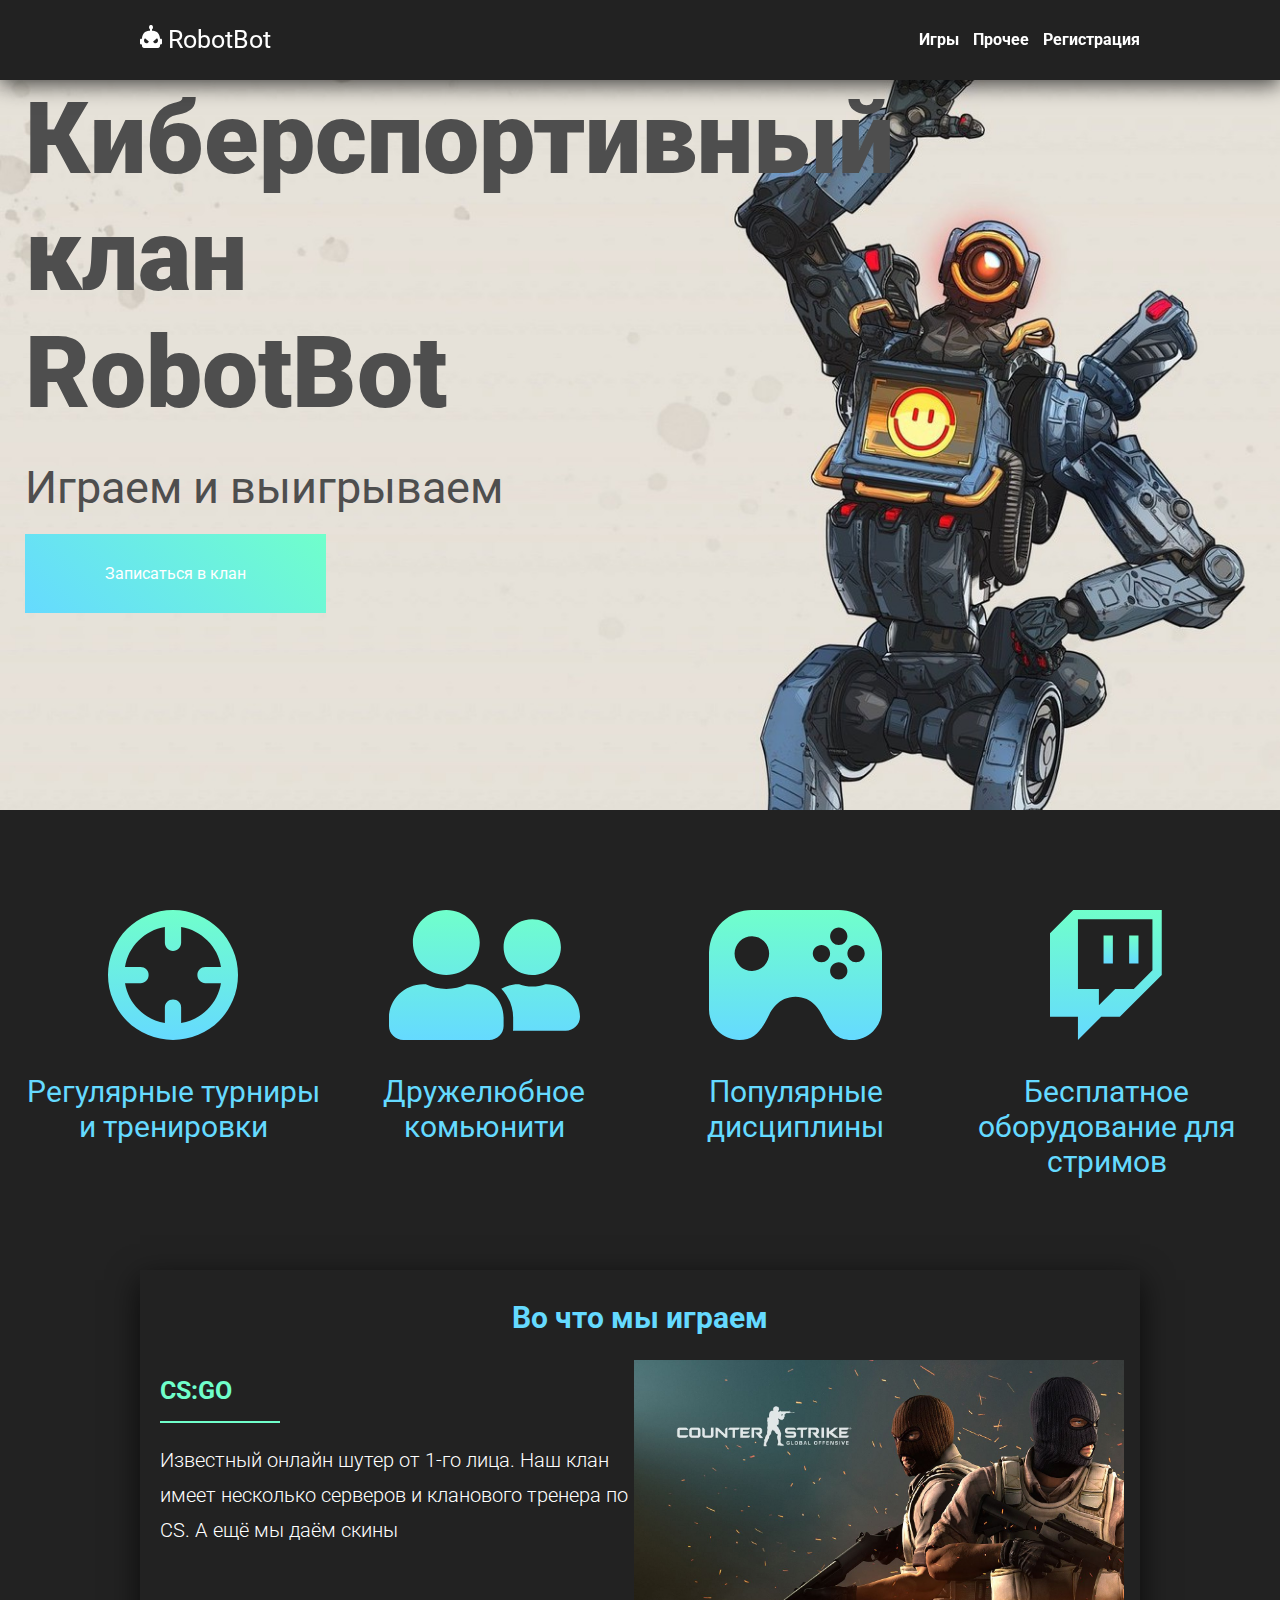
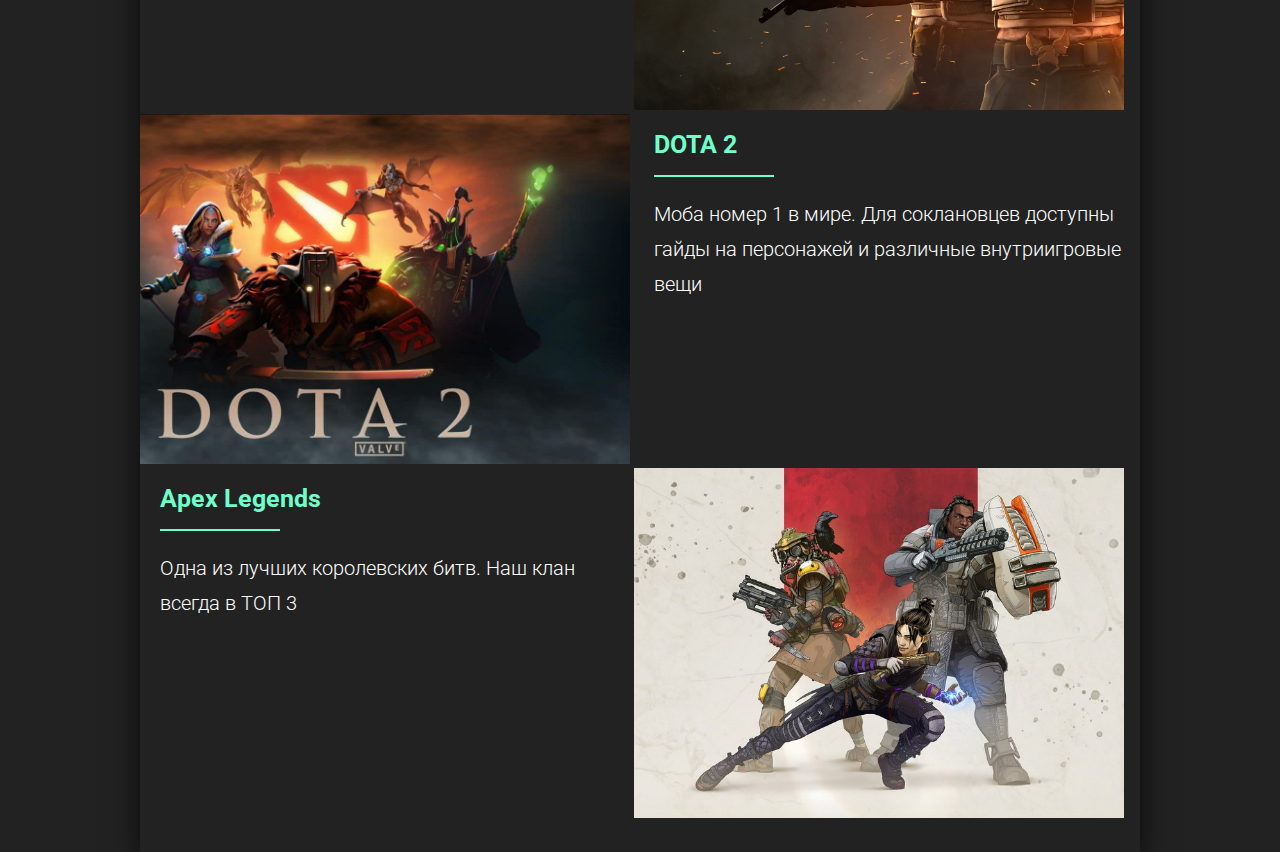
<file: index.html>
<!DOCTYPE html>
<html>
<head>
	<title>RobotBot</title>
	<link rel="stylesheet" type="text/css" href="RobotBot.css">
	<link rel="icon" type="image/x-icon" href="favicon.ico">
	<meta charset="utf-8">
	<meta name="viewport" content="width=device-width, initial-scale=1">
</head>
<body>
	<div class="nav-menu">
		<div class="container">
			<a href="#" class="logo">
				<img src="img/icons/site_logo.svg" alt="logo">
				<span>RobotBot</span>
			</a>
			<div class="navigation">
				<a href="#games" class="nav-item">Игры</a>
				<a href="#about" class="nav-item">Прочее</a>
				<a href="RobotForm.html" class="nav-item">Регистрация</a>
			</div>
		</div>
	</div>
	<div class="site-header">
		<div class="header-content">
			<h1 class="header-title">Кибер<span class="header-title-dash">- </span>спортивный клан RobotBot</h1>
			<p class="header-sub_title">Играем и выигрываем</p>
			<a href="RobotForm.html" class="header-btn">Записаться в клан</a>
		</div>
	</div>
	<div class="about" id="about">
		<div class="about-card">
			<img src="img/icons/scope.svg" alt="" class="about-card_img">
			<p class="about-card_title">Регулярные турниры и тренировки</p>
		</div>
		<div class="about-card">
			<img src="img/icons/friendly.svg" alt="" class="about-card_img">
			<p class="about-card_title">Дружелюбное комьюнити</p>
		</div>
		<div class="about-card">
			<img src="img/icons/joystic.svg" alt="" class="about-card_img">
			<p class="about-card_title">Популярные дисциплины</p>
		</div>
		<div class="about-card">
			<img src="img/icons/twitch.svg" alt="" class="about-card_img">
			<p class="about-card_title">Бесплатное оборудование для стримов</p>
		</div>
	</div>
	<div class="games" id="games">
		<div class="games-container container">
			<h2 class="section-title">Во что мы играем</h2>
			<div class="games-card">
				<div class="games-card_content">
					<h3 class="game-title">CS:GO</h3>
					<hr class="game-divider">
					<p class="game-descroption section-text">Известный онлайн шутер от 1-го лица. Наш клан имеет несколько серверов и кланового тренера по CS. А ещё мы даём скины</p>
				</div>
				<div class="games-card_img1 games-img"></div>
			</div>
			<div class="games-card" id="card2">
				<div class="games-card_img2 games-img"></div>
				<div class="games-card_content">
					<h3 class="game-title">DOTA 2</h3>
					<hr class="game-divider">
					<p class="game-descroption section-text">Моба номер 1 в мире. Для соклановцев доступны гайды на персонажей и различные внутриигровые вещи</p>
				</div>
			</div>
			<div class="games-card">
				<div class="games-card_content">
					<h3 class="game-title">Apex Legends</h3>
					<hr class="game-divider">
					<p class="game-descroption section-text">Одна из лучших королевских битв. Наш клан всегда в ТОП 3</p>
				</div>
				<div class="games-card_img3 games-img"></div>
			</div>
		</div>
	</div>
</body>
</html>
</file>
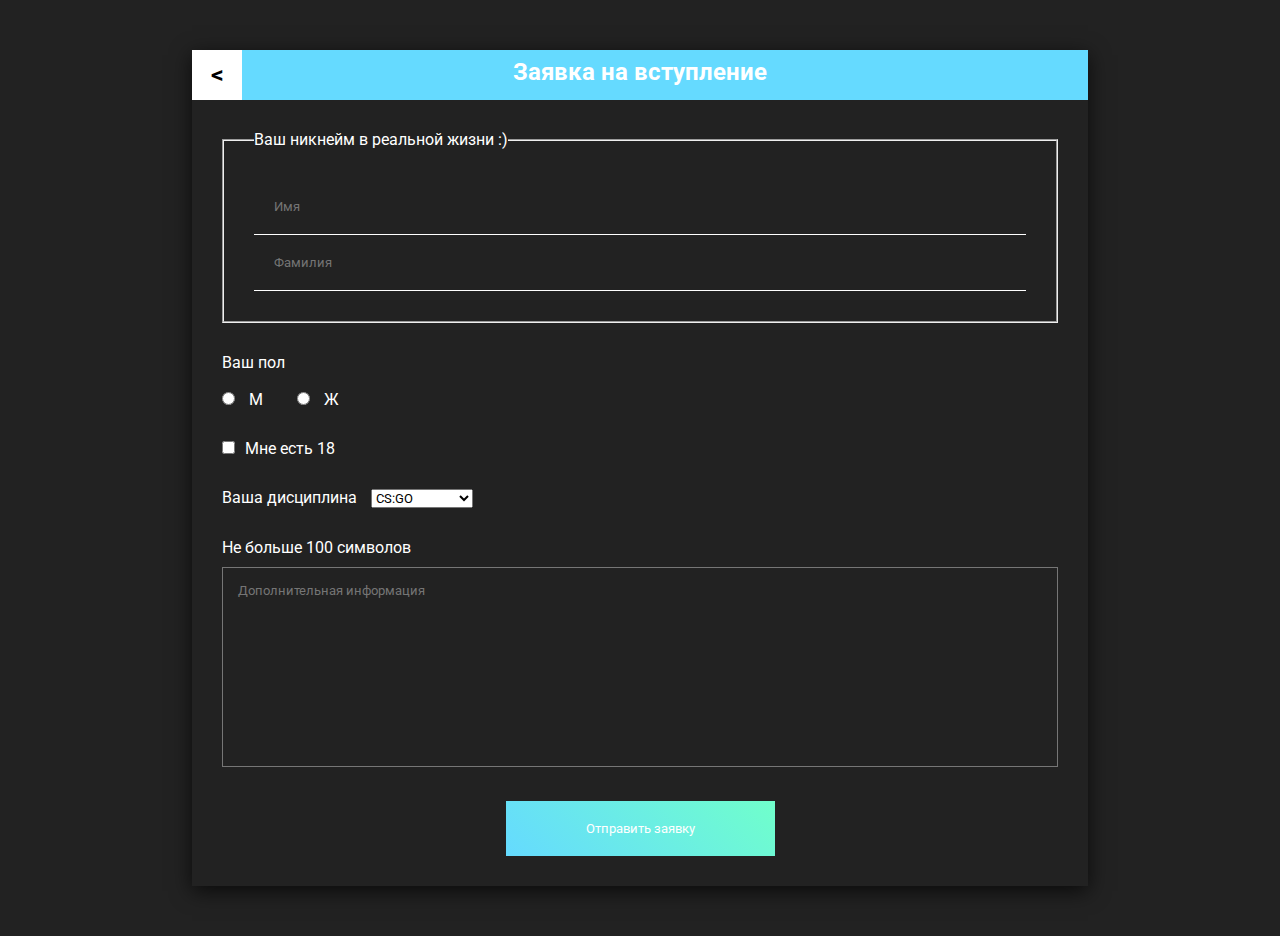
<file: RobotForm.html>
<!DOCTYPE html>
<html>
<head>
	<title>Регистрация</title>
	<link rel="stylesheet" type="text/css" href="RobotLanding.css">
    <link rel="icon" type="image/x-icon" href="favicon.ico">
    <meta charset="utf-8">
    <meta name="viewport" content="width=device-width, initial-scale=1.0">
</head>
<body>
    <form>
    	<div class="form-head">
    		<a href="https://okari96.github.io/RobotBot/index.html#" class="back"><</a>
    		<h2 class="form-title">Заявка на вступление</h2>
    	</div>
    	<div class="form-body">
    		<fieldset>
    			<legend>Ваш никнейм в реальной жизни :)</legend>
    		    <input type="text" class="fname" placeholder="Имя" name="fname">
    		    <input type="text" class="sname" placeholder="Фамилия" name="sname">
    		</fieldset>
    		<div class="input-wrapper">
	    		<p class="gender">Ваш пол</p>
	    		<input type="radio" name="gender" class="male-radio" id="male-radio">
	    		<label for="male-radio">М</label>
	    		<input type="radio" name="gender" class="female-radio" id="female-radio">
	    		<label for="female-radio">Ж</label>
	    	</div>
	    	<div class="input-wrapper">
    		    <input type="checkbox" class="age18" id="age18"><label for="age18">Мне есть 18</label>
    		</div>
    		<div class="input-wrapper">
    			<label for="game">Ваша дисциплина</label>
    			<select id="game" class="game">
    				<option>CS:GO</option>
    				<option>DOTA 2</option>
    				<option>Apex Legends</option>
    			</select>
    		</div>
    		<p>Не больше 100 символов</p>
    		<textarea class="comments" placeholder="Дополнительная информация" maxlength="100"></textarea>
    		<button class="send">Отправить заявку</button>
    	</div>
    </form>
</body>
</html>
</file>
<file: RobotBot.css>
@import url('https://fonts.googleapis.com/css2?family=Roboto:ital,wght@0,100;0,300;1,100&display=swap');
*{
	box-sizing: border-box;
	padding: 0;
	margin: 0;
	font-family: 'Roboto', sans-serif;
}
.container{
	max-width: 1000px;
	margin: 0 auto;
}
.section-title{
	font-size: 30px;
	font-weight: 700;
	color: #65DAFF;
	text-align: center;
	padding-bottom: 25px;
}
.section-text{
	font-weight: 300;
	font-size: 20px;
	line-height: 35px;
	color: white;
}
.nav-menu{
	position: fixed;
	background-color: #222222;
	width: 100%;
	min-height: 80px;
	box-shadow: 0 5px 20px rgba(0,0,0,0.7);
	z-index: 100;
}
.nav-item{
	font-size: 16px;
	text-decoration: none;
	font-weight: 700;
	color: white;
	margin-left: 10px;
	line-height: 80px;
	transition: 0.5s;
}
.nav-item:hover{
	color: #65DAFF;
	text-shadow: 0 0 5px #65DAFF;
}
.logo{
	color: white;
	text-decoration: none;
	font-size: 25px;
	line-height: 80px;
}
.navigation{
	float: right;
}
.site-header{
	min-height: 90vh;
	background: url('img/apex-legends-pathfinder-robot-emoticons-saluting-futuristic.jpg') center/cover no-repeat;
    position: relative;
    padding-top: 80px;
    padding-bottom: 80px;
}
.header-content{
	/*position: absolute;*/
	/*left: 0;*/
	/*top: 50%;*/
	/*transform: translateY(-50%);*/
	width: 50%;
}
.header-title{
	font-size: 100px;
	color: #4E4E4E;
	font-weight: 900;
	margin-bottom: 30px;
	margin-left: 25px;
}
.header-sub_title{
	font-size: 45px;
	color: #4E4E4E;
	margin-left: 25px;
}
.header-title-dash{
	display: none;
}
.header-btn{
	text-decoration: none;
	color: white;
	background: linear-gradient(45deg,#65DAFF,#70FFCB);
    padding: 30px 80px;
    display: inline-block;
    margin-left: 25px;
    margin-top: 20px;
}
.header-btn:hover{
	transform: scale(0.8);
	transition: 0.5s;
}
.header-btn:active{
	background: linear-gradient(45deg,#70FFCB,#65DAFF);
}
.about{
	text-align: center;
	min-height: 40vh;
	color: #65DAFF;
}
.about-card{
	margin-top: 100px;
	display: inline-block;
	width: 24%;
	height: 200px;
	text-align: center;
	vertical-align: top;
}
.about-card_img{
	height: 130px;
	margin-bottom: 30px;
}
.about-card_title{
	font-size: 30px;
	color: #65DAFF;
}
.games-img{
	width: 49%;
	height: 350px;
	display: inline-block;
}
.games-container{
	margin-top: 100px;
	box-shadow: 0 10px 30px rgba(0,0,0,0.7);
	padding: 30px 0;
}
.games-card_content{
	width: 49%;
	display: inline-block;
	vertical-align: top;
	padding-left: 20px
}
.games-card_img1{
	background: url('img/csgo.jpg') left/cover;
}
.games-card_img2{
	background: url('img/dota2.jpg') right/cover;
}
.games-card_img3{
	background: url('img/apex.jpg') left/cover;
}
.game-title{
	font-size: 25px;
	color: #70FFCB;
	margin-top: 16px;
}
.game-divider{
	border: none;
	width: 120px;
	height: 2px;
	background-color: #70FFCB;
	margin: 16px 0;
	display: inline-block;
}
body{
	background-color: #222222;
}
@media(max-width: 1024px){
    .header-title{
    	font-size: 70px;
    }
    .about-card_img{
    	height: 100px;
    }
    .about-card_title{
    	font-size: 24px;
    }
}
@media(max-width: 768px){
	.nav-menu{
		padding-left: 20px;
		padding-right: 20px;
	}
	.games-card{
		margin-bottom: 20px;
		margin-top: 20px;
	}
	.games-img{
		display: block;
		width: 100%;
		background-size: contain;
		background-repeat: no-repeat;
		background-position: center;
	}
	.games-card_content{
		width: 100%;
		text-align: center;
	}
	#card2{
        display: flex;
        flex-direction: column-reverse;
	}
	.about-card{
		width: 48%;
	}
	.header-title{
		font-size: 50px;
	}
	.header-title-dash{
		display: initial;		
	}
}
@media(max-width: 425px){
	.logo{
		line-height: 40px;
	}
	.header-title{
		font-size: 40px;
	}
	.site-header{
		padding-top: 160px;
	}
	.header-sub_title{
		font-size: 28px;
	}
}
</file>
<file: RobotLanding.css>
@import url('https://fonts.googleapis.com/css2?family=Roboto:ital,wght@0,100;0,300;1,100&display=swap');
*{
	box-sizing: border-box;
	padding: 0;
	margin: 0;
	font-family: 'Roboto', sans-serif;
}
body{
	background-color: #222222;
}
form{
	background-color: #222222;
	box-shadow: 0px 5px 20px rgba(0,0,0,0.7);
	width: 70%;
	margin: 50px auto;
	color: white;
}
fieldset{
	padding: 30px;
}
.form-title{
	line-height: 45px;
}
.form-body{
	padding: 30px;
}
.form-head{
	height: 50px;
	color: white;
	text-align: center;
	background-color: #65DAFF;
	position: relative;
}
.back{
	text-decoration: none;
	color: black;
	font-size: 25px;
	position: absolute;
	left: 0;
	background-color: white;
	width: 50px;
    height: 50px;
    line-height: 50px;
    font-weight: 700;
}
.fname, .sname{
    background-color: transparent;
    border: none;
    border-bottom: 1px white solid;
    width: 100%;
    padding: 20px;
    outline: none;
    color: white;
}
.input-wrapper{
	margin-top: 30px;
	margin-bottom: 30px;
}
.male-radio, .female-radio{
	margin-right: 10px;
	margin-top: 20px;
}
.female-radio{
	margin-left: 30px;
}
.age18{
	margin-right: 10px;
}
.game{
	margin-left: 10px;
}
.comments{
	width: 100%;
	height: 200px;
	background-color: transparent;
	padding: 15px;
	resize: none;
	margin-top: 10px;
	margin-bottom: 30px;
}
.send{
	margin: 0px auto;
	display: block;
	padding: 20px 80px 20px 80px;
	background: linear-gradient(45deg, #65DAFF, #70FFCB);
	color: white;
	border: none;
}
.send:hover{
	background: linear-gradient(45deg, #347083, #388065);
}
.send:active{
	background: white;
	color: black;
}
@media(max-width: 525px){
	form{
		width: 100%;
		margin: 0;
	}
	.form-title{
		font-size: 18px;
	}
}
</file>
